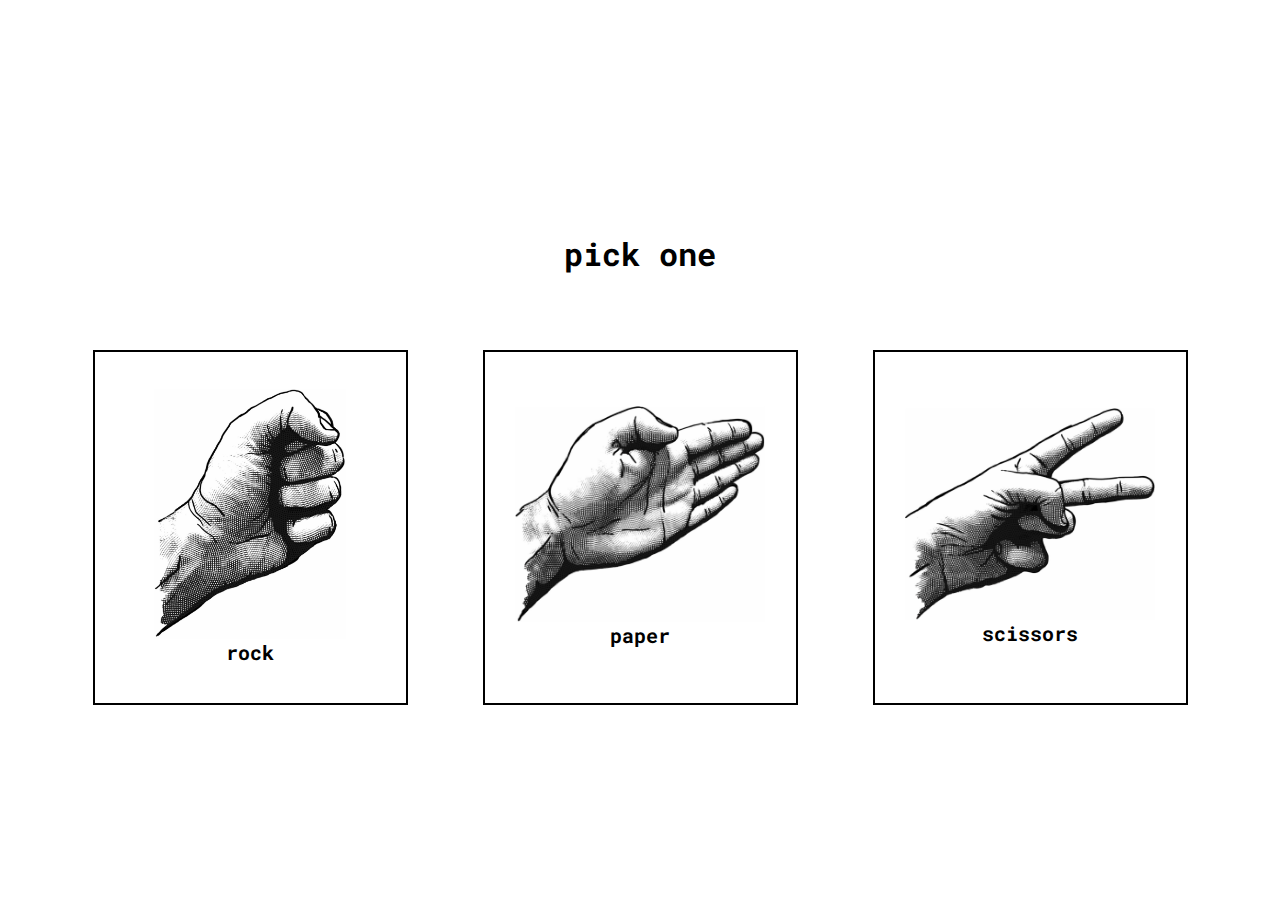
<file: index.html>
<!DOCTYPE html>
<html lang="en">
<head>
    <meta charset="UTF-8">
    <meta name="viewport" content="width=device-width, initial-scale=1.0">
    <link rel="stylesheet" href="./style.css">
    <title>Document</title>
</head>
<body>
    <div class="wrapper">
        <h1>pick one</h1>
        <ul>
            <li class="pick__one"><button><img src="./img/0.png" alt="камень">rock</button></li>
            <li class="pick__one"><button><img src="./img/1.png" alt="бумага">paper</button></li>
            <li class="pick__one"><button><img src="./img/2.png" alt="ножницы">scissors</button></li>
        </ul>
    </div>
    <script src="./app.js"></script>
</body>
</html>
</file>
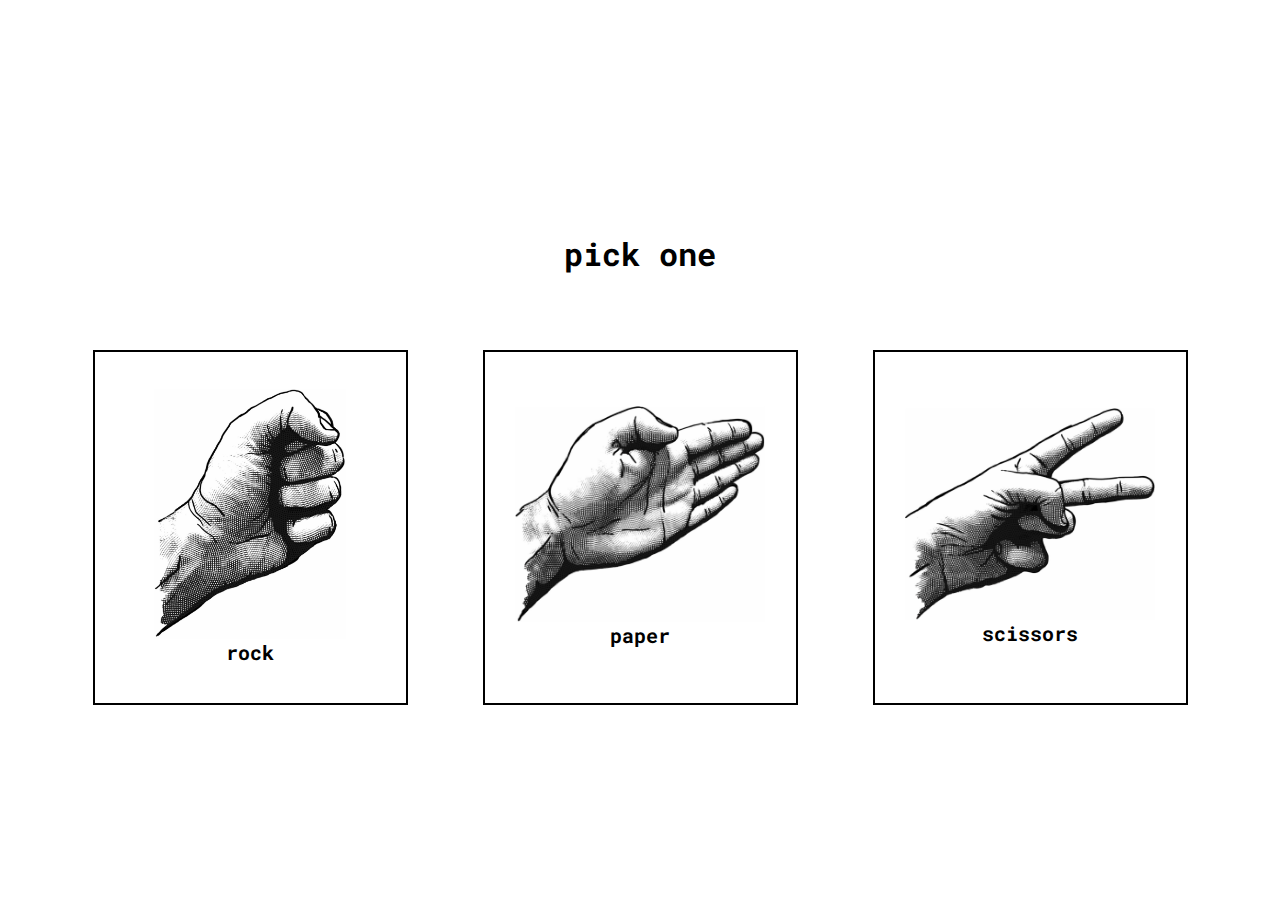
<file: winner.html>
<!DOCTYPE html>
<html lang="en">
<head>
    <meta charset="UTF-8">
    <meta name="viewport" content="width=device-width, initial-scale=1.0">
    <link rel="stylesheet" href="./style.css">
    <title>Document</title>
</head>
<body class="winner">
    <div class="wrapper">
        <div class="your__pick">
            <h1 class="you__win"></h1>
            <img src="">
        </div>
        <div class="computer__pick">
            <h1 class="computer__win"></h1>
            <img src="">
        </div>
        <button class="play__again">play again?</button>
    </div>
    <script src="./winner.js"></script>
</body>
</html>
</file>
<file: style.css>
@import url(https://fonts.googleapis.com/css?family=Roboto+Mono:100,200,300,regular,500,600,700,100italic,200italic,300italic,italic,500italic,600italic,700italic);

* {
    font-family: 'Roboto Mono';
    box-sizing: border-box;
}

body {
    height: 100vh;
    display: flex;
    justify-content: center;
    align-items: center;
}

h1 {
    text-align: center;
    margin-bottom: 75px;
    font-weight: 700;
    font-size: 32px;
    line-height: 42px;
    text-align: center;
    color: #000000;
}

ul {
    list-style: none;
    display: flex;
    justify-content: space-between;
    align-items: center;
    gap: 75px;
    margin: 0 auto;
    padding: 0;
}

li.pick__one img {
    max-width: 250px;
    max-height: 250px;
}

li.pick__one button {
    border: 2px solid #000000;
    background-color: transparent;
    width: 315px;
    height: 355px;
    display: flex;
    flex-direction: column;
    justify-content: center;
    align-items: center;
    font-weight: 700;
    font-size: 20px;
    line-height: 26px;
    text-align: center;
    color: #000000;
}

li.pick__one button:hover {
    outline: 10px solid #FFB800;
}

/* стили втрой страницы */

body.winner.you__win {
    background-image: url(./img/you-win.svg);
    background-size: auto 100%;
    background-repeat: no-repeat;
    background-position: left top;
}

body.winner.computer__win {
    background-image: url(./img/computer-wins.svg);
    background-size: auto 100%;
    background-repeat: no-repeat;
    background-position: right top;
}

body.computer__win h1.you__win,
body.you__win h1.computer__win {
    visibility: hidden;
}

body.winner .wrapper {
    display: flex;
    gap: 200px;
    position: relative;
}

body.winner img{
    mix-blend-mode: multiply;
}

.your__pick {}

.you__win {}

.computer__pick img {
    transform: scaleX(-1);
}

.computer__win {}

.play__again {
    position: absolute;
    left: 50%;
    transform: translateX(-50%);
    bottom: 0;
    width: 380px;
    height: 72px;
    background-color: transparent;
    font-weight: 700;
    font-size: 32px;
    line-height: 42px;
    text-align: center;
    color: #000000;
    border: 2px solid #000000
}

.play__again:hover {
    background-color: #000000;
    color: #fff;
}
</file>
